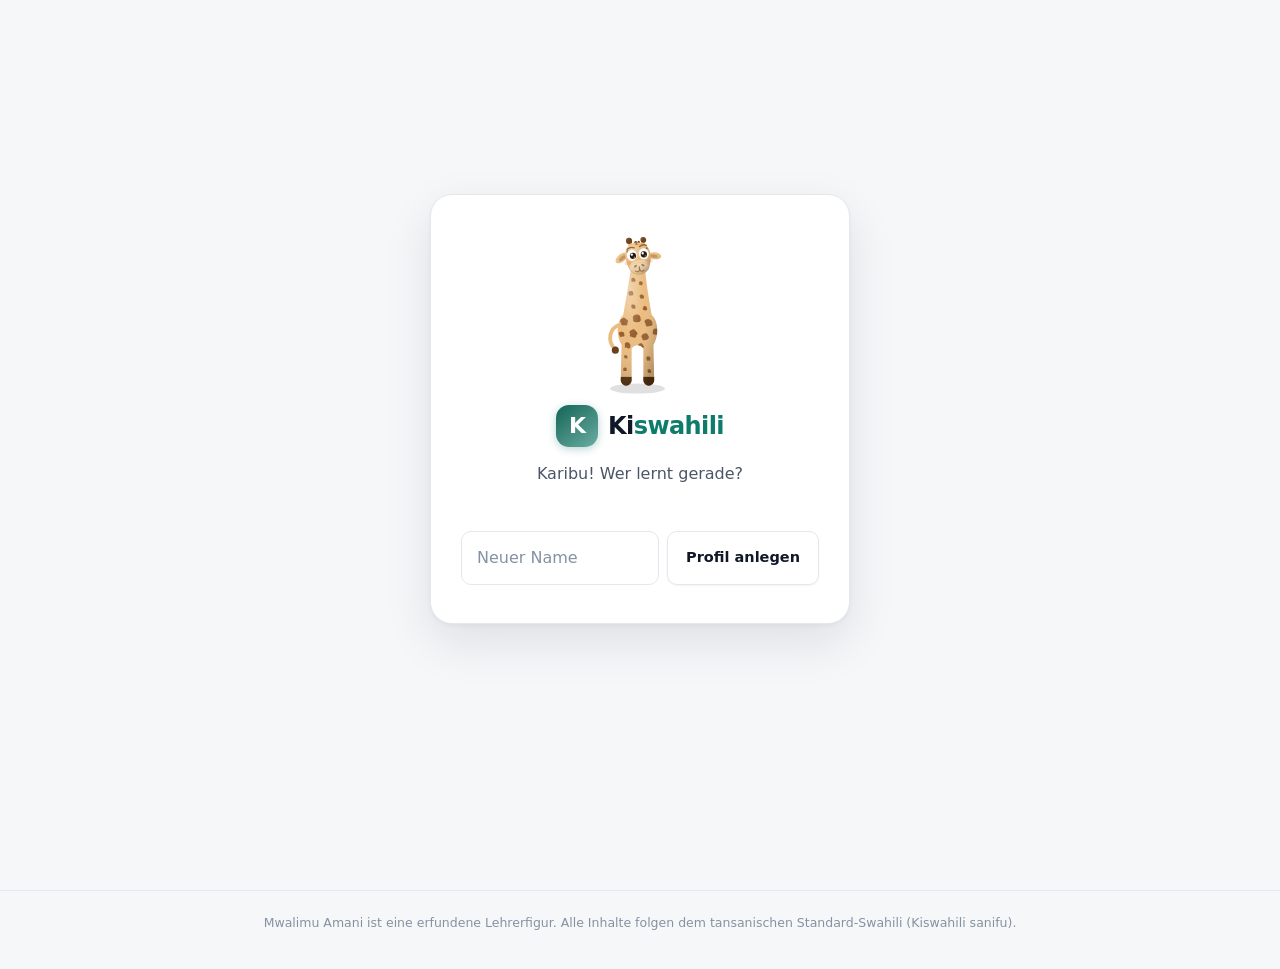
<file: index.html>
<!DOCTYPE html>
<html lang="de">
<head>
<meta charset="utf-8">
<meta name="viewport" content="width=device-width, initial-scale=1, viewport-fit=cover">
<meta name="theme-color" content="#0E7C6B" media="(prefers-color-scheme: light)">
<meta name="theme-color" content="#0C1015" media="(prefers-color-scheme: dark)">
<meta name="description" content="Swahili lernen mit Grammatik, Spaced Repetition und Verbkonjugator — für den Umzug nach Dar es Salaam.">
<title>Kiswahili — Swahili lernen</title>
<link rel="stylesheet" href="css/style.css">

<!-- Als App installierbar: Manifest fürs Installieren, Icons für den
     Startbildschirm. Auf dem iPhone zählt apple-touch-icon, sonst das
     Manifest. -->
<link rel="manifest" href="manifest.webmanifest">
<link rel="icon" href="icons/icon-192.png" sizes="192x192" type="image/png">
<link rel="apple-touch-icon" href="icons/apple-touch-icon.png">
<meta name="apple-mobile-web-app-capable" content="yes">
<meta name="apple-mobile-web-app-status-bar-style" content="default">
<meta name="apple-mobile-web-app-title" content="Kiswahili">
<meta name="mobile-web-app-capable" content="yes">
</head>
<body>

<!-- Gerüst: links die Navigationsspalte (ab 900px), unten die Tab-Leiste
     auf dem Handy. Beides füllt app.js, damit es nur eine Quelle gibt. -->
<div class="shell">
  <aside id="rail" class="rail hidden"></aside>
  <div class="colmain">
    <div id="topbar" class="topbar hidden"></div>

    <main id="app">
      <noscript>
        <h1>JavaScript ist abgeschaltet</h1>
        <p class="lead">Diese Lern-App läuft vollständig im Browser — ohne JavaScript
        bleibt die Seite leer. Bitte schalte es für diese Seite ein.</p>
      </noscript>
    </main>

    <footer>
      <div class="footer-in">
        Mwalimu Amani ist eine erfundene Lehrerfigur. Alle Inhalte folgen dem
        tansanischen Standard-Swahili (Kiswahili sanifu).
      </div>
    </footer>
  </div>
</div>
<nav id="tabbar" class="tabbar hidden"></nav>

<!-- Daten zuerst, dann Logik. Bewusst ohne ES-Module, damit die Seite
     auch per Doppelklick aus dem Dateisystem funktioniert. -->
<script src="data/vocab.js"></script>
<script src="data/lernfolge.js"></script>
<script src="data/verbs.js"></script>
<script src="data/lessons.js"></script>
<script src="data/grammar.js"></script>
<script src="data/methali.js"></script>
<script src="js/storage.js"></script>
<script src="js/srs.js"></script>
<script src="js/conjugator.js"></script>
<script src="js/twiga.js"></script>
<script src="js/app.js"></script>

<script>
/* Service Worker nur auf einer echten Webadresse registrieren. Per
   file:// gibt es ihn nicht, und im Artefakt-Rahmen ist er gesperrt —
   in beiden Fällen läuft die App einfach ohne Offline-Cache weiter. */
(function () {
  if (!("serviceWorker" in navigator)) return;
  if (location.protocol !== "http:" && location.protocol !== "https:") return;

  /* Übernimmt ein neuer Service Worker die Seite, stammen die gerade
     geladenen Skripte noch vom alten. Einmal neu laden holt die neue
     Fassung sofort — sonst sähe man sie erst beim übernächsten Öffnen.
     Beim allerersten Besuch (vorher kein Controller) passiert nichts. */
  var hatteController = !!navigator.serviceWorker.controller;
  var schonNeugeladen = false;
  navigator.serviceWorker.addEventListener("controllerchange", function () {
    if (!hatteController || schonNeugeladen) return;
    schonNeugeladen = true;
    location.reload();
  });

  window.addEventListener("load", function () {
    navigator.serviceWorker.register("sw.js").catch(function () { /* egal */ });
  });
})();
</script>

</body>
</html>
</file>
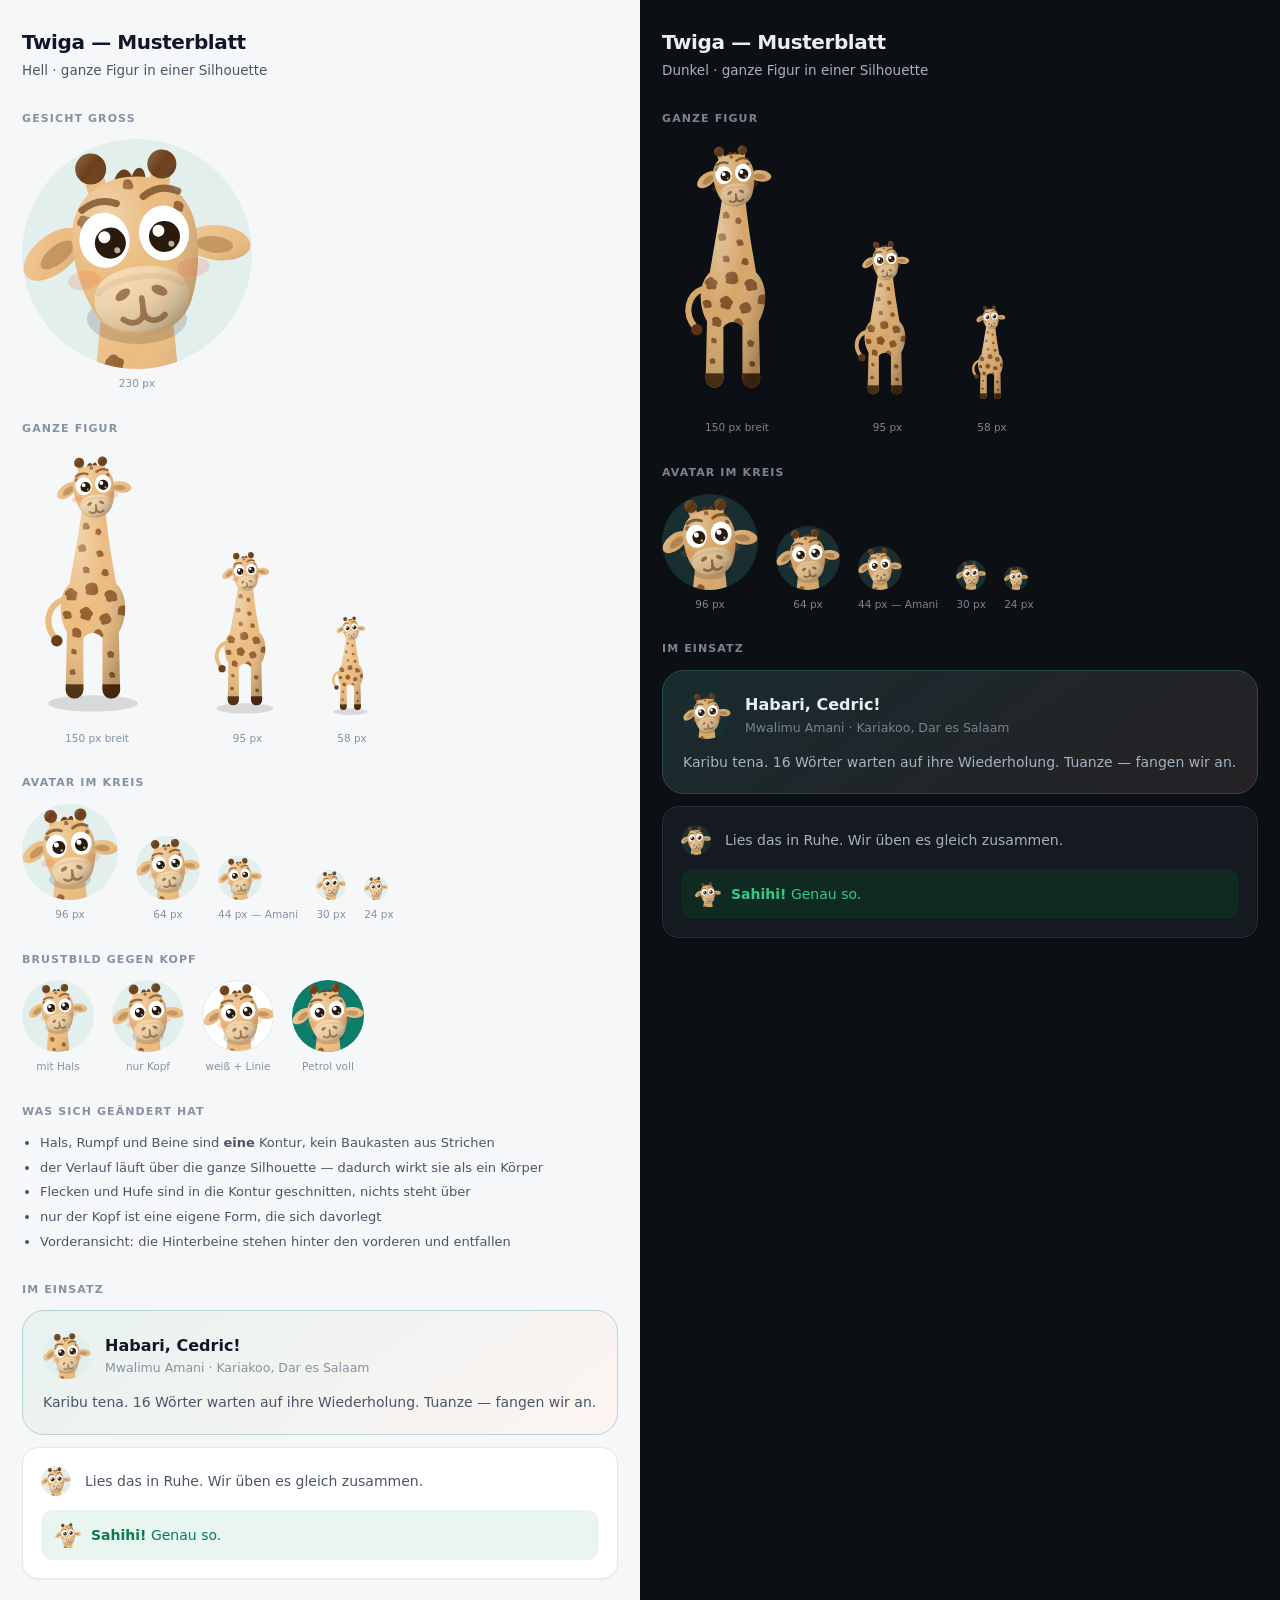
<file: design/twiga.html>
<!DOCTYPE html>
<html lang="de">
<head>
<meta charset="utf-8">
<meta name="viewport" content="width=device-width, initial-scale=1">
<title>Twiga — Musterblatt</title>
<style>
/* Musterblatt fuer das Maskottchen: eine Massai-Giraffe (die Unterart,
   die in Tansania lebt), gezeichnet als Maskottchen — vorn ansichtig,
   grosse Augen, runde Volumen, weiche Schattierung.

   Zwei Grundsaetze:
   1. Der Koerper ist EINE durchgehende Silhouette. Hals, Rumpf und Beine
      in einem Zug; nur der Kopf legt sich als eigene Form davor. Aus
      Strichen und Klecksen zusammengesetzt zerfaellt die Figur sonst in
      lauter Einzelteile.
   2. Das Volumen kommt aus EINEM Verlauf (#volumen), der ueber die ganze
      Silhouette gelegt wird: weiss oben links, schwarz unten rechts,
      beides halbtransparent. So stimmt die Plastizitaet in hell und
      dunkel, ohne zwei Farbsaetze. */
:root {
  --ink:#101828; --ink-2:#4A5566; --ink-3:#8492A3;
  --bg:#F6F7F9; --surface:#FFFFFF; --line:#E4E8ED; --surface-2:#F0F2F5;
  --accent:#0E7C6B; --accent-2:#E0683F;
  /* Die Schnauze nur wenig heller als das Fell — zu hell wirkt sie
     wie eine aufgeklebte Flaeche statt wie ein Teil des Kopfes. */
  --coat:#EBBC80; --muzzle:#F2D3A6; --patch:#8A5223; --mane:#6B3F19; --hoof:#553211;
}
.dunkel {
  --ink:#E8EEF4; --ink-2:#A6B2C1; --ink-3:#78848F;
  --bg:#0C1015; --surface:#151A21; --line:#272E37; --surface-2:#1D232B;
  --accent:#2FBFA6; --accent-2:#FF8A66;
  --coat:#D5A76A; --muzzle:#DEBB8B; --patch:#77461D; --mane:#5A3414; --hoof:#472B0E;
}
* { box-sizing:border-box; }
body { margin:0; font:15px/1.6 system-ui,"Segoe UI",Roboto,sans-serif; background:#E9ECEF; }
.seiten { display:grid; grid-template-columns:1fr 1fr; min-height:100vh; }
@media (max-width:820px){ .seiten{ grid-template-columns:1fr; } }
.seite { background:var(--bg); color:var(--ink); padding:26px 22px 40px; }
h1 { font-size:20px; letter-spacing:-.02em; margin:0 0 2px; }
h2 { font-size:11px; text-transform:uppercase; letter-spacing:.1em; color:var(--ink-3);
     margin:28px 0 12px; font-weight:650; }
p.lead { color:var(--ink-2); font-size:13.5px; margin:0 0 10px; }
.reihe { display:flex; align-items:flex-end; gap:18px; flex-wrap:wrap; }
.probe { text-align:center; }
.probe small { display:block; margin-top:6px; font-size:10.5px; color:var(--ink-3); }
.av { border-radius:50%; display:grid; place-items:center; overflow:hidden; }
.av.tinte { background:color-mix(in srgb, var(--accent) 12%, var(--surface)); }
.av.weiss { background:var(--surface); border:1px solid var(--line); }
.av.voll  { background:var(--accent); }
.karte { background:var(--surface); border:1px solid var(--line); border-radius:16px;
         padding:18px; box-shadow:0 1px 2px rgba(16,24,40,.05); }
.hero { background:linear-gradient(145deg, color-mix(in srgb,var(--accent) 10%,var(--surface)),
        color-mix(in srgb,var(--accent-2) 7%,var(--surface)));
        border:1px solid color-mix(in srgb,var(--accent) 20%,var(--line));
        border-radius:22px; padding:20px; }
.zeile { display:flex; gap:14px; align-items:center; }
.name { font-weight:640; font-size:16px; }
.wo { font-size:12.5px; color:var(--ink-3); }
.sprech { color:var(--ink-2); font-size:14px; margin:12px 0 0; }
.fb { margin-top:14px; display:flex; gap:10px; align-items:center;
      background:#E8F6EF; color:#0F7A50; border-radius:12px; padding:12px 14px; font-size:14px; }
.dunkel .fb { background:#102A21; color:#35C98A; }
.figurreihe { display:flex; align-items:flex-end; gap:28px; flex-wrap:wrap; }
.merkmale { font-size:13px; color:var(--ink-2); margin:0; padding-left:18px; }
.merkmale li { margin-bottom:4px; }
</style>
</head>
<body>

<!-- ===================== Die Zeichnungen ===================== -->
<svg width="0" height="0" style="position:absolute" aria-hidden="true">
  <defs>
    <!-- Der Volumenverlauf: Licht von oben links, Schatten unten rechts. -->
    <radialGradient id="volumen" cx="30%" cy="24%" r="85%">
      <stop offset="0"    stop-color="#FFFFFF" stop-opacity=".34"/>
      <stop offset=".45"  stop-color="#FFFFFF" stop-opacity="0"/>
      <stop offset="1"    stop-color="#000000" stop-opacity=".22"/>
    </radialGradient>
    <!-- Etwas flacher fuer kleine Teile -->
    <linearGradient id="volumen-flach" x1="0" y1="0" x2="1" y2="1">
      <stop offset="0"   stop-color="#FFFFFF" stop-opacity=".22"/>
      <stop offset=".5"  stop-color="#FFFFFF" stop-opacity="0"/>
      <stop offset="1"   stop-color="#000000" stop-opacity=".18"/>
    </linearGradient>

    <!-- Fleckenformen der Massai-Giraffe. Mit Kurven statt Zacken: die
         Kerben sind da, aber weich — sonst werden daraus Sterne statt
         Flecken. Fuenf Formen, damit sich beim Verteilen nichts sichtbar
         wiederholt. Radius rund 5. -->
    <path id="fleck-a" d="M-4.8,-1.2 C-4.4,-3 -2.6,-3.6 -1.6,-4.4 C-0.4,-5.4 1.6,-4.8 2.4,-3.4
                          C3.2,-2.2 5,-2 5,-0.4 C5,1 3.5,1.8 3.8,3 C4.1,4.3 2.4,5.3 1,4.8
                          C-0.4,4.3 -1.2,4.7 -2.4,4.4 C-3.9,4 -4.3,2.6 -3.6,1.4
                          C-3,0.4 -5.2,0.6 -4.8,-1.2 Z"/>
    <path id="fleck-b" d="M-4.2,-2.2 C-3.4,-4 -1,-4.6 0.6,-4.2 C2.2,-3.8 3.4,-2.6 4.2,-1.4
                          C5,-0.2 4.3,1.4 4.6,2.6 C4.9,4 3,4.9 1.6,4.4 C0.2,3.9 -1.6,5 -2.8,4
                          C-4,3 -3.3,1.4 -3.8,0.2 C-4.3,-1 -4.6,-1.2 -4.2,-2.2 Z"/>
    <path id="fleck-c" d="M-3.6,-1.4 C-3.4,-3.1 -1.8,-3.9 -0.4,-3.6 C1,-3.3 2.6,-2.8 3.4,-1.6
                          C4.2,-0.4 3.3,1 3.6,2.2 C3.9,3.5 2,4.1 0.8,3.6 C-0.4,3.1 -2,3.9 -2.8,2.8
                          C-3.6,1.7 -2.9,0.4 -3.4,-0.6 Z"/>
    <path id="fleck-d" d="M-4.4,0.4 C-5,-1.4 -3.6,-3.2 -2,-3.8 C-0.4,-4.4 1.2,-5 2.6,-4
                          C4,-3 4.2,-1.2 4.8,0.2 C5.4,1.6 4.2,3.2 2.8,3.8 C1.4,4.4 0.4,4 -1,4.4
                          C-2.6,4.9 -3.8,3.6 -3.6,2.2 C-3.5,1.3 -4.1,1.2 -4.4,0.4 Z"/>
    <path id="fleck-e" d="M-3,-3.4 C-1.6,-4.6 1,-4.8 2.4,-3.6 C3.8,-2.4 3.6,-0.8 4.4,0.6
                          C5.2,2 4,3.6 2.4,4 C0.8,4.4 -0.6,3.6 -2,3.8 C-3.6,4 -4.6,2.6 -4.2,1.2
                          C-3.8,-0.2 -4.4,-2.2 -3,-3.4 Z"/>

    <!-- Kopfform, auch als Beschneidung fuer Schatten und Flecken -->
    <path id="kopf-form" d="M50 17 C66 17 75 28 75 42 C75 53 73 61 70 68
                            C67 76 59 81 50 81 C41 81 33 76 30 68
                            C27 61 25 53 25 42 C25 28 34 17 50 17 Z"/>
    <clipPath id="kopf-clip"><use href="#kopf-form"/></clipPath>

    <!-- Koerper in einem Zug: vom Halsansatz links hinunter ueber die
         Flanke, durch das linke Bein, zwischen den Beinen hindurch,
         durch das rechte Bein und die andere Flanke wieder hinauf. -->
    <!-- Schlanker Rumpf, langer Hals, lange Beine: der Rumpf ist nur
         etwa so breit wie der Hals lang ist, nicht so breit wie hoch. -->
    <path id="koerper-form"
          d="M46 30
             C42 60, 38 80, 35 98
             C27 105, 26 122, 33 134
             L32 176
             A 6.5 6.5 0 0 0 45 176
             L45 138
             C49 133, 55 133, 59 138
             L59 176
             A 6.5 6.5 0 0 0 72 176
             L71 134
             C78 122, 77 105, 69 98
             C66 80, 62 60, 60 30
             Z"/>
    <clipPath id="koerper-clip"><use href="#koerper-form"/></clipPath>

    <!-- ============ Der Kopf, vorn ansichtig ============
         Einmal gezeichnet, in Brustbild und Figur wiederverwendet. -->
    <g id="kopf-gruppe">
      <!-- Der ganze Kopf leicht geneigt. Die Symmetrie zu brechen ist der
           wirksamste Griff, damit eine Figur lebendig statt gestellt wirkt. -->
      <g transform="rotate(-7 50 50)">
        <!-- Ohren, verschieden gestellt: eins aufmerksam nach oben,
             eins entspannt zur Seite -->
        <g>
          <ellipse cx="17" cy="44" rx="14" ry="7.6" transform="rotate(-32 17 44)" fill="var(--coat)"/>
          <ellipse cx="17" cy="44" rx="14" ry="7.6" transform="rotate(-32 17 44)" fill="url(#volumen-flach)"/>
          <ellipse cx="18.5" cy="44.5" rx="8" ry="3.6" transform="rotate(-32 18.5 44.5)"
                   fill="var(--mane)" opacity=".3"/>
          <ellipse cx="83" cy="47.5" rx="13" ry="7" transform="rotate(13 83 47.5)" fill="var(--coat)"/>
          <ellipse cx="83" cy="47.5" rx="13" ry="7" transform="rotate(13 83 47.5)" fill="url(#volumen-flach)"/>
          <ellipse cx="81.5" cy="48" rx="7.4" ry="3.3" transform="rotate(13 81.5 48)"
                   fill="var(--mane)" opacity=".3"/>
        </g>
        <!-- Hoerner, auch sie nicht exakt gleich -->
        <g>
          <path d="M39 27 L36.5 14" stroke="var(--coat)" stroke-width="8" stroke-linecap="round"/>
          <circle cx="36" cy="12" r="6.2" fill="var(--mane)"/>
          <circle cx="36" cy="12" r="6.2" fill="url(#volumen-flach)"/>
          <path d="M61 27 L64 15.5" stroke="var(--coat)" stroke-width="8" stroke-linecap="round"/>
          <circle cx="64.5" cy="13.5" r="5.8" fill="var(--mane)"/>
          <circle cx="64.5" cy="13.5" r="5.8" fill="url(#volumen-flach)"/>
        </g>
        <!-- Schopf zwischen den Hoernern -->
        <path d="M44 21 C45 13.5 50.5 11.5 52 17 C54 12 58.5 13 57 20 C53 17.5 48 17.5 44 21 Z"
              fill="var(--mane)"/>

        <!-- Kopf -->
        <use href="#kopf-form" fill="var(--coat)"/>

        <!-- Flecken auf dem Kopf, innerhalb der Kopfform -->
        <g clip-path="url(#kopf-clip)" fill="var(--patch)" opacity=".85">
          <use href="#fleck-a" transform="translate(31,33) rotate(-20) scale(.62)"/>
          <use href="#fleck-c" transform="translate(69,31) rotate(15) scale(.56)"/>
          <use href="#fleck-e" transform="translate(50,20) rotate(6) scale(.48)"/>
        </g>

        <!-- Schnauze: breit und stumpf, unten flacher als oben. Eine reine
             Ellipse sieht aus wie aufgeklebt; Giraffen haben ein breites,
             blockiges Maul. -->
        <path d="M50 53 C62 53, 69 58, 69 66 C69 73, 62.5 79, 50 79
                 C37.5 79, 31 73, 31 66 C31 58, 38 53, 50 53 Z" fill="var(--muzzle)"/>
        <path d="M50 53 C62 53, 69 58, 69 66 C69 73, 62.5 79, 50 79
                 C37.5 79, 31 73, 31 66 C31 58, 38 53, 50 53 Z" fill="url(#volumen-flach)"/>

        <!-- Volumen ueber den ganzen Kopf -->
        <use href="#kopf-form" fill="url(#volumen)"/>

        <!-- Wangenroete -->
        <ellipse cx="28" cy="56" rx="6.5" ry="3.8" fill="#E0683F" opacity=".2"/>
        <ellipse cx="72" cy="56" rx="6.5" ry="3.8" fill="#E0683F" opacity=".2"/>

        <!-- Feine Kante, wo die Schnauze aus dem Gesicht tritt -->
        <path d="M33 62 C39 55.5, 61 55.5, 67 62" stroke="#000000" stroke-width="2.4"
              stroke-linecap="round" fill="none" opacity=".055"/>

        <!-- Nuestern: schraege Schlitze statt runder Punkte. Rund wirkt
             wie zwei Loecher, schraeg wie eine Nase. -->
        <ellipse cx="42.6" cy="63.5" rx="3.4" ry="1.9" transform="rotate(-30 42.6 63.5)"
                 fill="var(--mane)" opacity=".6"/>
        <ellipse cx="57.4" cy="63.5" rx="3.4" ry="1.9" transform="rotate(30 57.4 63.5)"
                 fill="var(--mane)" opacity=".6"/>

        <!-- Maul: Rinne von der Nase herunter, dann zwei Boegen nach aussen.
             So haengt ein Tiermaul zusammen, statt als Bogen zu schweben. -->
        <g stroke="var(--mane)" stroke-width="2.3" stroke-linecap="round"
           stroke-linejoin="round" fill="none" opacity=".6">
          <path d="M50 65.8 L50 70.5"/>
          <path d="M50 70.5 C50 75.2, 45.4 76.6, 41.6 73.4"/>
          <path d="M50 70.5 C50 75.2, 54.6 76.6, 58.4 73.4"/>
        </g>

        <!-- Augen: gross, das wichtigste Merkmal eines Maskottchens.
             Die Pupillen sitzen leicht seitlich — das ist ein Blick,
             kein Starren. -->
        <ellipse cx="38" cy="41" rx="10" ry="11" fill="#FFFFFF"/>
        <ellipse cx="62" cy="41" rx="10" ry="11" fill="#FFFFFF"/>
        <circle cx="40.2" cy="42.4" r="6.2" fill="#2A1A0C"/>
        <circle cx="62" cy="42.4" r="6.2" fill="#2A1A0C"/>
        <circle cx="38.1" cy="39.8" r="2.4" fill="#FFFFFF"/>
        <circle cx="59.9" cy="39.8" r="2.4" fill="#FFFFFF"/>
        <circle cx="42.6" cy="45.6" r="1.2" fill="#FFFFFF" opacity=".65"/>
        <circle cx="64.4" cy="45.6" r="1.2" fill="#FFFFFF" opacity=".65"/>

        <!-- Brauen, die eine hoeher als die andere: neugierig statt neutral -->
        <path d="M30.5 28 Q37.5 23.5 44.5 27" stroke="var(--mane)" stroke-width="2.8"
              stroke-linecap="round" fill="none" opacity=".7"/>
        <path d="M55.5 25.5 Q62.5 21 69.5 25" stroke="var(--mane)" stroke-width="2.8"
              stroke-linecap="round" fill="none" opacity=".7"/>
      </g>
    </g>

    <!-- ============ Brustbild: Kopf mit Hals ============ -->
    <clipPath id="hals-clip">
      <path d="M37 60 C35 82 33 94 33 112 L67 112 C67 94 65 82 63 60 Z"/>
    </clipPath>
    <g id="twiga-brust">
      <path d="M37 60 C35 82 33 94 33 112 L67 112 C67 94 65 82 63 60 Z" fill="var(--coat)"/>
      <g clip-path="url(#hals-clip)" fill="var(--patch)" opacity=".85">
        <use href="#fleck-a" transform="translate(41,92) rotate(-12) scale(.78)"/>
        <use href="#fleck-b" transform="translate(59,100) rotate(10) scale(.72)"/>
        <use href="#fleck-c" transform="translate(44,108) rotate(4) scale(.66)"/>
      </g>
      <path d="M37 60 C35 82 33 94 33 112 L67 112 C67 94 65 82 63 60 Z" fill="url(#volumen-flach)"/>
      <!-- Schlagschatten des Kopfes auf dem Hals -->
      <ellipse cx="50" cy="74" rx="20" ry="10" fill="#000000" opacity=".14"/>
      <use href="#kopf-gruppe"/>
    </g>
  </defs>

  <symbol id="twiga-kopf"  viewBox="0 0 100 112"><use href="#twiga-brust"/></symbol>
  <!-- Enger Ausschnitt fuer kleine Groessen: nur der Kopf, er fuellt
       den Kreis. Gleiche Zeichnung, anderer Rahmen. -->
  <symbol id="twiga-klein" viewBox="4 2 92 92"><use href="#twiga-brust"/></symbol>

  <!-- ============ Ganze Figur ============ -->
  <symbol id="twiga-figur" viewBox="0 0 110 196">
    <!-- Bodenschatten -->
    <ellipse cx="52" cy="186" rx="33" ry="6" fill="#000000" opacity=".12"/>
    <!-- Schwanz, hinter der Silhouette -->
    <path d="M30 110 C19 114 15 128 25 139" stroke="var(--coat)" stroke-width="4.5"
          stroke-linecap="round" fill="none"/>
    <circle cx="25.5" cy="140" r="4.2" fill="var(--mane)"/>

    <!-- Der Koerper: eine einzige Form -->
    <use href="#koerper-form" fill="var(--coat)"/>
    <!-- Flecken, in die Silhouette geschnitten. Dicht gesetzt mit schmalen
         hellen Gassen dazwischen — so sitzt die Zeichnung beim echten Tier. -->
    <g clip-path="url(#koerper-clip)" fill="var(--patch)" opacity=".88">
      <use href="#fleck-c" transform="translate(53,42) rotate(10) scale(.5)"/>
      <use href="#fleck-e" transform="translate(47,56) rotate(-8) scale(.58)"/>
      <use href="#fleck-a" transform="translate(56,60) rotate(14) scale(.5)"/>
      <use href="#fleck-d" transform="translate(44,72) rotate(6) scale(.64)"/>
      <use href="#fleck-b" transform="translate(57,76) rotate(-12) scale(.56)"/>
      <use href="#fleck-c" transform="translate(47,88) rotate(-4) scale(.68)"/>
      <use href="#fleck-e" transform="translate(61,90) rotate(9) scale(.6)"/>
      <use href="#fleck-a" transform="translate(36,106) rotate(-6) scale(.95)"/>
      <use href="#fleck-d" transform="translate(51,102) rotate(12) scale(1.05)"/>
      <use href="#fleck-b" transform="translate(65,107) rotate(-9) scale(1)"/>
      <use href="#fleck-e" transform="translate(74,118) rotate(5) scale(.88)"/>
      <use href="#fleck-c" transform="translate(33,121) rotate(-14) scale(.85)"/>
      <use href="#fleck-a" transform="translate(47,120) rotate(7) scale(1)"/>
      <use href="#fleck-d" transform="translate(61,124) rotate(-6) scale(.92)"/>
      <use href="#fleck-b" transform="translate(40,134) rotate(11) scale(.8)"/>
      <use href="#fleck-e" transform="translate(56,135) rotate(-10) scale(.76)"/>
      <use href="#fleck-c" transform="translate(38,148) rotate(4) scale(.55)"/>
      <use href="#fleck-a" transform="translate(65,150) rotate(-7) scale(.55)"/>
      <use href="#fleck-d" transform="translate(37,163) rotate(9) scale(.48)"/>
      <use href="#fleck-b" transform="translate(66,165) rotate(-5) scale(.48)"/>
    </g>
    <!-- Hufe, ebenfalls in die Silhouette geschnitten -->
    <g clip-path="url(#koerper-clip)" fill="var(--hoof)">
      <rect x="28" y="172" width="20" height="14"/>
      <rect x="55" y="172" width="20" height="14"/>
    </g>
    <!-- Volumen ueber die ganze Silhouette -->
    <use href="#koerper-form" fill="url(#volumen)"/>
    <!-- Kopf, dieselbe Zeichnung wie im Brustbild -->
    <use href="#kopf-gruppe" transform="translate(23,1) scale(.60)"/>
  </symbol>
</svg>

<div class="seiten">

  <!-- ===================== HELL ===================== -->
  <div class="seite">
    <h1>Twiga — Musterblatt</h1>
    <p class="lead">Hell · ganze Figur in einer Silhouette</p>

    <h2>Gesicht groß</h2>
    <div class="reihe">
      <div class="probe">
        <div class="av tinte" style="width:230px;height:230px"><svg width="230" height="230"><use href="#twiga-klein"/></svg></div>
        <small>230 px</small>
      </div>
    </div>

    <h2>Ganze Figur</h2>
    <div class="figurreihe">
      <div class="probe"><svg width="150" height="267"><use href="#twiga-figur"/></svg><small>150 px breit</small></div>
      <div class="probe"><svg width="95" height="169"><use href="#twiga-figur"/></svg><small>95 px</small></div>
      <div class="probe"><svg width="58" height="103"><use href="#twiga-figur"/></svg><small>58 px</small></div>
    </div>

    <h2>Avatar im Kreis</h2>
    <div class="reihe">
      <div class="probe">
        <div class="av tinte" style="width:96px;height:96px"><svg width="96" height="96"><use href="#twiga-klein"/></svg></div>
        <small>96 px</small>
      </div>
      <div class="probe">
        <div class="av tinte" style="width:64px;height:64px"><svg width="64" height="64"><use href="#twiga-klein"/></svg></div>
        <small>64 px</small>
      </div>
      <div class="probe">
        <div class="av tinte" style="width:44px;height:44px"><svg width="44" height="44"><use href="#twiga-klein"/></svg></div>
        <small>44 px — Amani</small>
      </div>
      <div class="probe">
        <div class="av tinte" style="width:30px;height:30px"><svg width="30" height="30"><use href="#twiga-klein"/></svg></div>
        <small>30 px</small>
      </div>
      <div class="probe">
        <div class="av tinte" style="width:24px;height:24px"><svg width="24" height="24"><use href="#twiga-klein"/></svg></div>
        <small>24 px</small>
      </div>
    </div>

    <h2>Brustbild gegen Kopf</h2>
    <div class="reihe">
      <div class="probe">
        <div class="av tinte" style="width:72px;height:72px"><svg width="72" height="72"><use href="#twiga-kopf"/></svg></div>
        <small>mit Hals</small>
      </div>
      <div class="probe">
        <div class="av tinte" style="width:72px;height:72px"><svg width="72" height="72"><use href="#twiga-klein"/></svg></div>
        <small>nur Kopf</small>
      </div>
      <div class="probe">
        <div class="av weiss" style="width:72px;height:72px"><svg width="72" height="72"><use href="#twiga-klein"/></svg></div>
        <small>weiß + Linie</small>
      </div>
      <div class="probe">
        <div class="av voll" style="width:72px;height:72px"><svg width="72" height="72"><use href="#twiga-klein"/></svg></div>
        <small>Petrol voll</small>
      </div>
    </div>

    <h2>Was sich geändert hat</h2>
    <ul class="merkmale">
      <li>Hals, Rumpf und Beine sind <b>eine</b> Kontur, kein Baukasten aus Strichen</li>
      <li>der Verlauf läuft über die ganze Silhouette — dadurch wirkt sie als ein Körper</li>
      <li>Flecken und Hufe sind in die Kontur geschnitten, nichts steht über</li>
      <li>nur der Kopf ist eine eigene Form, die sich davorlegt</li>
      <li>Vorderansicht: die Hinterbeine stehen hinter den vorderen und entfallen</li>
    </ul>

    <h2>Im Einsatz</h2>
    <div class="hero">
      <div class="zeile">
        <div class="av tinte" style="width:48px;height:48px;flex:0 0 48px"><svg width="48" height="48"><use href="#twiga-klein"/></svg></div>
        <div>
          <div class="name">Habari, Cedric!</div>
          <div class="wo">Mwalimu Amani · Kariakoo, Dar es Salaam</div>
        </div>
      </div>
      <p class="sprech">Karibu tena. 16 Wörter warten auf ihre Wiederholung. Tuanze — fangen wir an.</p>
    </div>
    <div class="karte" style="margin-top:12px">
      <div class="zeile">
        <div class="av tinte" style="width:30px;height:30px;flex:0 0 30px"><svg width="30" height="30"><use href="#twiga-klein"/></svg></div>
        <div style="font-size:14px;color:var(--ink-2)">Lies das in Ruhe. Wir üben es gleich zusammen.</div>
      </div>
      <div class="fb">
        <svg width="26" height="26"><use href="#twiga-klein"/></svg>
        <span><b>Sahihi!</b> Genau so.</span>
      </div>
    </div>
  </div>

  <!-- ===================== DUNKEL ===================== -->
  <div class="seite dunkel">
    <h1>Twiga — Musterblatt</h1>
    <p class="lead">Dunkel · ganze Figur in einer Silhouette</p>

    <h2>Ganze Figur</h2>
    <div class="figurreihe">
      <div class="probe"><svg width="150" height="267"><use href="#twiga-figur"/></svg><small>150 px breit</small></div>
      <div class="probe"><svg width="95" height="169"><use href="#twiga-figur"/></svg><small>95 px</small></div>
      <div class="probe"><svg width="58" height="103"><use href="#twiga-figur"/></svg><small>58 px</small></div>
    </div>

    <h2>Avatar im Kreis</h2>
    <div class="reihe">
      <div class="probe">
        <div class="av tinte" style="width:96px;height:96px"><svg width="96" height="96"><use href="#twiga-klein"/></svg></div>
        <small>96 px</small>
      </div>
      <div class="probe">
        <div class="av tinte" style="width:64px;height:64px"><svg width="64" height="64"><use href="#twiga-klein"/></svg></div>
        <small>64 px</small>
      </div>
      <div class="probe">
        <div class="av tinte" style="width:44px;height:44px"><svg width="44" height="44"><use href="#twiga-klein"/></svg></div>
        <small>44 px — Amani</small>
      </div>
      <div class="probe">
        <div class="av tinte" style="width:30px;height:30px"><svg width="30" height="30"><use href="#twiga-klein"/></svg></div>
        <small>30 px</small>
      </div>
      <div class="probe">
        <div class="av tinte" style="width:24px;height:24px"><svg width="24" height="24"><use href="#twiga-klein"/></svg></div>
        <small>24 px</small>
      </div>
    </div>

    <h2>Im Einsatz</h2>
    <div class="hero">
      <div class="zeile">
        <div class="av tinte" style="width:48px;height:48px;flex:0 0 48px"><svg width="48" height="48"><use href="#twiga-klein"/></svg></div>
        <div>
          <div class="name">Habari, Cedric!</div>
          <div class="wo">Mwalimu Amani · Kariakoo, Dar es Salaam</div>
        </div>
      </div>
      <p class="sprech">Karibu tena. 16 Wörter warten auf ihre Wiederholung. Tuanze — fangen wir an.</p>
    </div>
    <div class="karte" style="margin-top:12px">
      <div class="zeile">
        <div class="av tinte" style="width:30px;height:30px;flex:0 0 30px"><svg width="30" height="30"><use href="#twiga-klein"/></svg></div>
        <div style="font-size:14px;color:var(--ink-2)">Lies das in Ruhe. Wir üben es gleich zusammen.</div>
      </div>
      <div class="fb">
        <svg width="26" height="26"><use href="#twiga-klein"/></svg>
        <span><b>Sahihi!</b> Genau so.</span>
      </div>
    </div>
  </div>

</div>
</body>
</html>
</file>
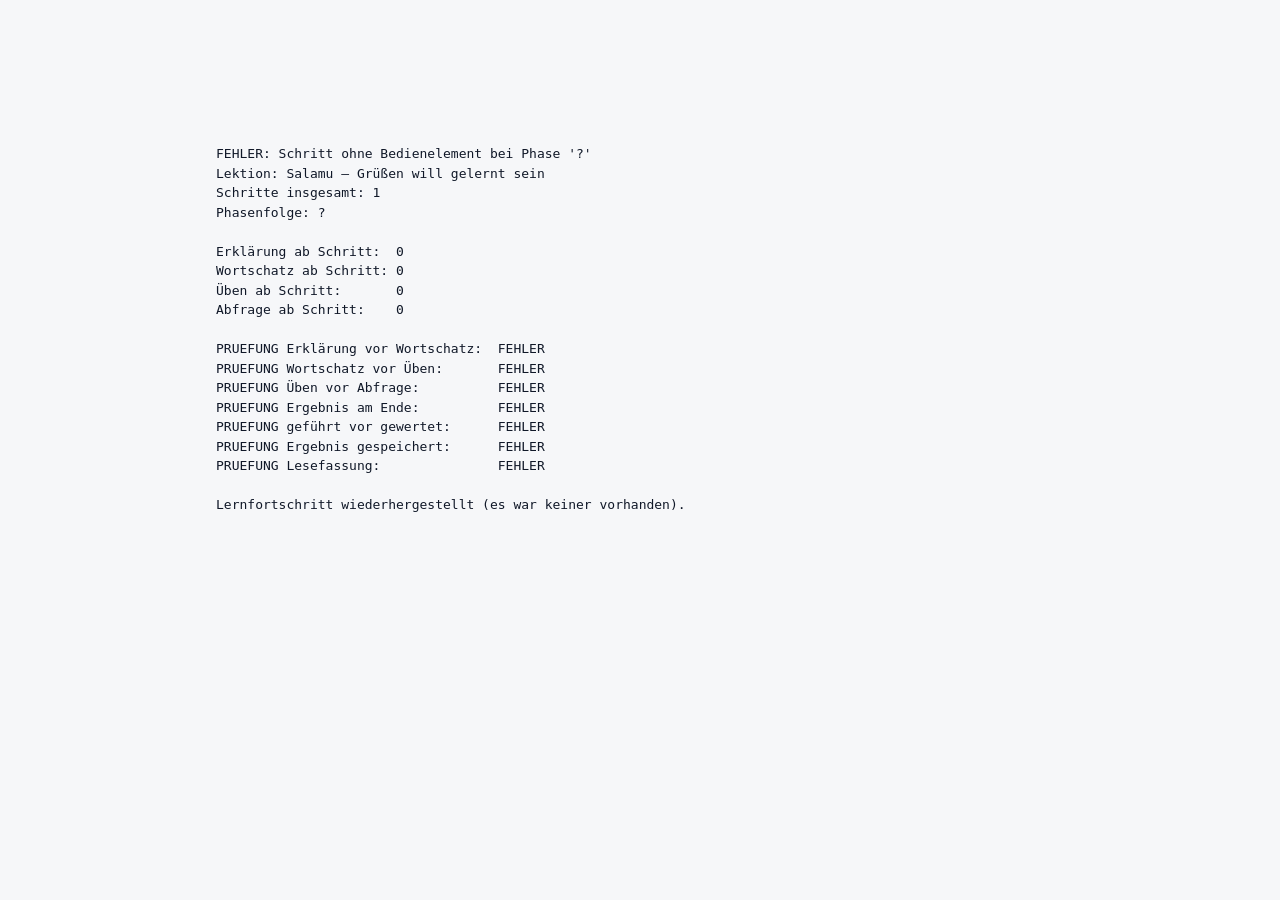
<file: test/selftest.html>
<!DOCTYPE html>
<html lang="de">
<head>
<meta charset="utf-8">
<title>Selbsttest — Lektionsablauf</title>
<link rel="stylesheet" href="../css/style.css">
</head>
<body>
<div class="shell">
  <aside id="rail" class="rail hidden"></aside>
  <div class="colmain">
    <div id="topbar" class="topbar hidden"></div>
    <main id="app"></main>
  </div>
</div>
<nav id="tabbar" class="tabbar hidden"></nav>
<pre id="log" style="max-width:880px;margin:0 auto;padding:16px;font:13px/1.5 monospace;white-space:pre-wrap"></pre>

<script src="../data/vocab.js"></script>
<script src="../data/lernfolge.js"></script>
<script src="../data/verbs.js"></script>
<script src="../data/lessons.js"></script>
<script src="../data/grammar.js"></script>
<script src="../data/methali.js"></script>
<script src="../js/storage.js"></script>
<script src="../js/srs.js"></script>
<script src="../js/conjugator.js"></script>
<script src="../js/app.js"></script>

<script>
/* Klickt eine Lektion einmal komplett durch und protokolliert,
   in welcher Reihenfolge die Phasen kommen und ob gewertet wird. */
window.addEventListener("load", function () {
  var out = [];
  function say(s) { out.push(s); }

  function $(s) { return document.querySelector(s); }
  function $$(s) { return [].slice.call(document.querySelectorAll(s)); }

  /* Chrome teilt den Speicher über alle file://-Seiten. Ohne Sicherung
     würde dieser Test den echten Lernfortschritt der lokalen index.html
     mitlöschen. Also vorher weglegen, hinterher zurücklegen. */
  var SICHERUNG = null;
  try { SICHERUNG = localStorage.getItem("kiswahili.v1"); } catch (e) {}

  function speicherZurueck() {
    try {
      if (SICHERUNG === null) localStorage.removeItem("kiswahili.v1");
      else localStorage.setItem("kiswahili.v1", SICHERUNG);
    } catch (e) {}
  }

  try {
    KS.store.reset();
    KS.store.createProfile("Selbsttest");
    var L = KS.lessons[0];

    location.hash = "#/lesson/" + L.id;
    window.dispatchEvent(new HashChangeEvent("hashchange"));

    var phasen = [], guard = 0, pIdx = 0, qIdx = 0;
    var sawPracticeBeforeQuiz = null;

    while (guard++ < 200) {
      var ph = $(".phase");
      var phase = ph ? ph.textContent.trim() : (($(".result") ? "ERGEBNIS" : "?"));
      phasen.push(phase);
      if (phase === "ERGEBNIS") break;

      /* Geführte Übung: richtige Antwort eintippen */
      if ($("#pIn")) {
        if (sawPracticeBeforeQuiz === null) sawPracticeBeforeQuiz = true;
        var p = L.practice[pIdx++];
        $("#pIn").value = p.a.split(",")[0].trim();
        $("#pGo").click();
        if (!$("#stepNext")) { say("FEHLER: nach geführter Übung keine Weiter-Schaltfläche"); break; }
        $("#stepNext").click();
        continue;
      }
      /* Abfrage, Freitext */
      if ($("#qIn")) {
        if (sawPracticeBeforeQuiz === null) sawPracticeBeforeQuiz = false;
        var ex = L.exercises.filter(function (e) { return e.type === "translate"; })[qIdx];
        $("#qIn").value = ex ? ex.a.split(",")[0].trim() : "";
        $("#qGo").click();
        qIdx++;
        if (!$("#stepNext")) { say("FEHLER: nach Abfrage keine Weiter-Schaltfläche"); break; }
        $("#stepNext").click();
        continue;
      }
      /* Abfrage, Auswahl */
      if ($(".choice")) {
        if (sawPracticeBeforeQuiz === null) sawPracticeBeforeQuiz = false;
        $$(".choice")[0].click();
        if (!$("#stepNext")) { say("FEHLER: nach Auswahl keine Weiter-Schaltfläche"); break; }
        $("#stepNext").click();
        continue;
      }
      /* Reine Lese-Seite */
      if ($("#stepNext")) { $("#stepNext").click(); continue; }
      say("FEHLER: Schritt ohne Bedienelement bei Phase '" + phase + "'");
      break;
    }

    say("Lektion: " + L.title);
    say("Schritte insgesamt: " + phasen.length);
    say("Phasenfolge: " + phasen.join(" > "));
    say("");
    var iPractice = phasen.indexOf("Üben");
    var iQuiz     = phasen.indexOf("Abfrage");
    var iTeach    = phasen.indexOf("Erklärung");
    var iVocab    = phasen.indexOf("Wortschatz");
    say("Erklärung ab Schritt:  " + (iTeach + 1));
    say("Wortschatz ab Schritt: " + (iVocab + 1));
    say("Üben ab Schritt:       " + (iPractice + 1));
    say("Abfrage ab Schritt:    " + (iQuiz + 1));
    say("");
    say("PRUEFUNG Erklärung vor Wortschatz:  " + (iTeach < iVocab ? "OK" : "FEHLER"));
    say("PRUEFUNG Wortschatz vor Üben:       " + (iVocab < iPractice ? "OK" : "FEHLER"));
    say("PRUEFUNG Üben vor Abfrage:          " + (iPractice < iQuiz ? "OK" : "FEHLER"));
    say("PRUEFUNG Ergebnis am Ende:          " + (phasen[phasen.length-1] === "ERGEBNIS" ? "OK" : "FEHLER"));
    say("PRUEFUNG geführt vor gewertet:      " + (sawPracticeBeforeQuiz === true ? "OK" : "FEHLER"));

    var gespeichert = KS.store.profile().lessons[L.id];
    say("PRUEFUNG Ergebnis gespeichert:      " +
        (gespeichert && gespeichert.done ? "OK (" + gespeichert.score + "%)" : "FEHLER"));

    /* Lesefassung erreichbar? */
    location.hash = "#/lesson/" + L.id + "/text";
    window.dispatchEvent(new HashChangeEvent("hashchange"));
    var txt = $("#app").textContent || "";
    say("PRUEFUNG Lesefassung:               " +
        (txt.indexOf("Lesefassung") >= 0 && txt.indexOf("Wortschatz") >= 0 ? "OK" : "FEHLER"));

    speicherZurueck();
    say("");
    say("Lernfortschritt wiederhergestellt" +
        (SICHERUNG === null ? " (es war keiner vorhanden)." : "."));
  } catch (e) {
    speicherZurueck();
    say("AUSNAHME: " + e.message + "\n" + (e.stack || ""));
  }
  document.getElementById("log").textContent = out.join("\n");
});
</script>
</body>
</html>
</file>
<file: css/style.css>
/* ════════════════════════════════════════════════════════════════════
   Kiswahili — Lern-App

   Aufbau wie eine App, nicht wie eine Website:
   · links eine feste Navigationsspalte (ab 900px), unten eine Tab-Leiste
     auf dem Handy — beides immer erreichbar, ohne Scrollen
   · die Startseite ist ein Dashboard mit genau einer Hauptaktion
   · während einer Lektion oder Abfrage schaltet sich die Navigation ab
     (body.focus): nur noch Fortschritt, Aufgabe, Weiter

   Farben: ein tragender Akzent (Ozean-Petrol), Koralle sparsam als
   Gegenfarbe. Weiche Schatten, feine Linien, viel Luft.
   ════════════════════════════════════════════════════════════════════ */

:root {
  --radius:    16px;
  --radius-l:  22px;
  --radius-s:  12px;
  --radius-xs: 10px;

  --accent:    #0E7C6B;   /* Ozean-Petrol — Hauptakzent */
  --accent-2:  #E0683F;   /* Koralle — Akzentverlauf, Streak, Abfrage */
  --amber:     #B4791B;   /* Übungsphase */

  --ink:       #101828;
  --ink-2:     #4A5566;
  --ink-3:     #8492A3;
  --bg:        #F6F7F9;
  --surface:   #FFFFFF;
  --surface-2: #F0F2F5;
  --line:      #E4E8ED;
  --line-soft: #EEF1F4;

  --link:      #0B6B5C;
  --ok:        #0F7A50;
  --ok-bg:     #E8F6EF;
  --no:        #C0362C;
  --no-bg:     #FDECEA;

  --shadow-s:  0 1px 2px rgba(16,24,40,.05);
  --shadow:    0 1px 2px rgba(16,24,40,.04), 0 8px 24px rgba(16,24,40,.06);
  --shadow-l:  0 2px 4px rgba(16,24,40,.04), 0 18px 48px rgba(16,24,40,.10);

  /* Amani, die Massai-Giraffe (js/twiga.js). Schokobraun auf cremigem
     Grund; die Schnauze nur wenig heller als das Fell, sonst wirkt sie
     wie aufgeklebt. */
  --tw-coat:   #EBBC80;
  --tw-muzzle: #F2D3A6;
  --tw-patch:  #8A5223;
  --tw-mane:   #6B3F19;
  --tw-hoof:   #553211;

  --font: system-ui, -apple-system, "Segoe UI Variable Text", "Segoe UI",
          Roboto, "Helvetica Neue", Arial, sans-serif;

  --rail: 248px;
}

@media (prefers-color-scheme: dark) {
  :root:not([data-theme="light"]) {
    --accent:    #2FBFA6;
    --accent-2:  #FF8A66;
    --amber:     #E0A93C;
    --ink:       #E8EEF4;
    --ink-2:     #A6B2C1;
    --ink-3:     #78848F;
    --bg:        #0C1015;
    --surface:   #151A21;
    --surface-2: #1D232B;
    --line:      #272E37;
    --line-soft: #1F252D;
    --link:      #5AD3BC;
    --ok:        #35C98A;
    --ok-bg:     #102A21;
    --no:        #FF7A6E;
    --no-bg:     #2C1614;
    --tw-coat:   #D5A76A;
    --tw-muzzle: #DEBB8B;
    --tw-patch:  #77461D;
    --tw-mane:   #5A3414;
    --tw-hoof:   #472B0E;
    --shadow-s:  0 1px 2px rgba(0,0,0,.4);
    --shadow:    0 1px 2px rgba(0,0,0,.4), 0 8px 24px rgba(0,0,0,.35);
    --shadow-l:  0 2px 4px rgba(0,0,0,.45), 0 18px 48px rgba(0,0,0,.45);
  }
}

:root[data-theme="dark"] {
  --accent: #2FBFA6; --accent-2: #FF8A66; --amber: #E0A93C;
  --ink: #E8EEF4; --ink-2: #A6B2C1; --ink-3: #78848F;
  --bg: #0C1015; --surface: #151A21; --surface-2: #1D232B;
  --line: #272E37; --line-soft: #1F252D;
  --link: #5AD3BC; --ok: #35C98A; --ok-bg: #102A21; --no: #FF7A6E; --no-bg: #2C1614;
  --tw-coat: #D5A76A; --tw-muzzle: #DEBB8B; --tw-patch: #77461D;
  --tw-mane: #5A3414; --tw-hoof: #472B0E;
  --shadow-s: 0 1px 2px rgba(0,0,0,.4);
  --shadow: 0 1px 2px rgba(0,0,0,.4), 0 8px 24px rgba(0,0,0,.35);
  --shadow-l: 0 2px 4px rgba(0,0,0,.45), 0 18px 48px rgba(0,0,0,.45);
}

* { box-sizing: border-box; }

body {
  margin: 0;
  background: var(--bg);
  color: var(--ink);
  font: 16px/1.62 var(--font);
  -webkit-font-smoothing: antialiased;
  -webkit-text-size-adjust: 100%;
}

.hidden { display: none !important; }

/* ══════════════════ Gerüst: Spalte links, Tabs unten ══════════════════ */
.shell { display: flex; align-items: flex-start; }

.rail {
  position: sticky; top: 0; z-index: 20;
  flex: 0 0 var(--rail); width: var(--rail);
  height: 100vh; height: 100dvh;
  display: flex; flex-direction: column;
  padding: 20px 14px 16px;
  background: var(--surface);
  border-right: 1px solid var(--line);
}
.railnav { display: grid; gap: 2px; margin-top: 22px; }
.navitem {
  display: flex; align-items: center; gap: 12px;
  padding: 10px 12px; border-radius: var(--radius-s);
  color: var(--ink-2); text-decoration: none;
  font-size: 14.5px; font-weight: 550;
  transition: background .15s, color .15s;
}
.navitem:hover { background: var(--surface-2); color: var(--ink); }
.navitem.active {
  background: color-mix(in srgb, var(--accent) 12%, transparent);
  color: var(--accent); font-weight: 620;
}
.navitem .ic { flex: 0 0 20px; }
.railfoot { margin-top: auto; display: grid; gap: 6px; padding-top: 14px; }

.colmain { flex: 1; min-width: 0; }

/* Kopfzeile nur auf dem Handy */
.topbar {
  position: sticky; top: 0; z-index: 30;
  display: flex; align-items: center; justify-content: space-between; gap: 12px;
  padding: 10px 16px;
  background: color-mix(in srgb, var(--bg) 84%, transparent);
  backdrop-filter: saturate(180%) blur(12px);
  border-bottom: 1px solid var(--line);
}
.topright { display: flex; align-items: center; gap: 6px; }

/* Tab-Leiste nur auf dem Handy */
.tabbar {
  position: fixed; left: 0; right: 0; bottom: 0; z-index: 40;
  display: flex; gap: 2px;
  padding: 6px 6px calc(6px + env(safe-area-inset-bottom));
  background: color-mix(in srgb, var(--surface) 88%, transparent);
  backdrop-filter: saturate(180%) blur(14px);
  border-top: 1px solid var(--line);
}
.tabitem {
  flex: 1; display: flex; flex-direction: column; align-items: center; gap: 3px;
  padding: 5px 2px 3px; text-decoration: none;
  color: var(--ink-3); font-size: 10.5px; font-weight: 600; letter-spacing: .01em;
}
.tabitem .icwrap {
  padding: 4px 16px; border-radius: 100px; line-height: 0;
  transition: background .18s, color .18s;
}
.tabitem.active { color: var(--accent); }
.tabitem.active .icwrap { background: color-mix(in srgb, var(--accent) 13%, transparent); }

main { max-width: 820px; margin: 0 auto; padding: 40px 28px 88px; }

@media (max-width: 899px) {
  .rail { display: none; }
  main { padding: 20px 16px 104px; }
}
@media (min-width: 900px) {
  .topbar, .tabbar { display: none; }
}

/* Konzentrationsmodus: alles weg außer der Aufgabe */
body.focus .rail,
body.focus .topbar,
body.focus .tabbar,
body.focus footer { display: none !important; }
body.focus main { padding: 0 20px 40px; max-width: 700px; }
@media (max-width: 899px) { body.focus main { padding: 0 16px 40px; } }

/* ══════════════════ Wortmarke ══════════════════ */
.brand {
  display: flex; align-items: center; gap: 10px;
  text-decoration: none; color: var(--ink);
}
.mark {
  flex: 0 0 32px; width: 32px; height: 32px; border-radius: 10px;
  /* Nur Petrol, hell nach dunkel — dieselbe Anmutung wie das App-Icon.
     Die Koralle bleibt den Akzenten vorbehalten; im Logo wurde sie
     an der Kante schmutzig. */
  background: linear-gradient(140deg, color-mix(in srgb, var(--accent) 82%, #000000),
              color-mix(in srgb, var(--accent) 62%, #FFFFFF));
  color: #fff; display: grid; place-items: center;
  font-size: 17px; font-weight: 700; letter-spacing: -.03em;
  box-shadow: 0 2px 8px color-mix(in srgb, var(--accent) 30%, transparent);
}
.wordmark { font-size: 17.5px; font-weight: 640; letter-spacing: -.025em; }
.wordmark em { font-style: normal; color: var(--accent); }

/* ══════════════════ Typografie ══════════════════ */
h1 {
  font-size: clamp(25px, 4.2vw, 31px); line-height: 1.18;
  margin: 0 0 8px; letter-spacing: -.028em; font-weight: 670;
  text-wrap: balance;
}
h2.sec {
  font-size: 11.5px; text-transform: uppercase; letter-spacing: .1em;
  color: var(--ink-3); margin: 34px 0 12px; font-weight: 650;
}
h2.sec .count { color: var(--ink-3); font-weight: 500; }
h3 { font-size: 16.5px; margin: 0 0 8px; font-weight: 620; letter-spacing: -.012em; }
p.lead { color: var(--ink-2); margin: 0 0 18px; max-width: 64ch; }
a { color: var(--link); text-underline-offset: 2px; }

.phead { margin-bottom: 22px; }
.phead .lead { margin-bottom: 0; }
.phead .pactions { display: flex; gap: 8px; flex-wrap: wrap; margin-top: 16px; }

.back {
  display: inline-block; margin-bottom: 12px; font-size: 14px;
  color: var(--ink-3); text-decoration: none; font-weight: 500;
}
.back:hover { color: var(--accent); }
.sw-word { color: var(--accent); font-weight: 620; }

/* ══════════════════ Schaltflächen ══════════════════ */
.btn {
  display: inline-flex; align-items: center; justify-content: center; gap: 8px;
  padding: 11px 18px; border-radius: var(--radius-xs);
  border: 1px solid var(--line); background: var(--surface);
  color: var(--ink); font: inherit; font-size: 14.5px; font-weight: 560;
  cursor: pointer; text-decoration: none; box-shadow: var(--shadow-s);
  transition: background .15s, border-color .15s, box-shadow .15s, transform .08s;
}
.btn:hover { background: var(--surface-2); }
.btn:active { transform: translateY(1px); }
.btn-primary {
  background: var(--accent); border-color: var(--accent); color: #fff;
  box-shadow: 0 1px 2px rgba(16,24,40,.10), 0 6px 16px color-mix(in srgb, var(--accent) 22%, transparent);
}
.btn-primary:hover { background: color-mix(in srgb, var(--accent) 88%, #000); }
.btn-ghost { background: transparent; color: var(--ink-2); box-shadow: none; border-color: transparent; }
.btn-ghost:hover { background: var(--surface-2); color: var(--ink); }
.btn-danger { color: var(--no); border-color: color-mix(in srgb, var(--no) 32%, var(--line)); }
.btn-danger:hover { background: var(--no-bg); }
.btn:disabled { opacity: .45; cursor: default; transform: none; }
.btn-wide { width: 100%; }
.btnrow { display: flex; gap: 10px; flex-wrap: wrap; margin: 16px 0; }

.iconbtn {
  display: inline-grid; place-items: center;
  width: 38px; height: 38px; border-radius: 50%;
  border: 1px solid transparent; background: transparent;
  color: var(--ink-2); cursor: pointer; text-decoration: none;
  transition: background .15s, color .15s;
}
.iconbtn:hover { background: var(--surface-2); color: var(--ink); }

.chip {
  display: inline-flex; align-items: center; gap: 6px; white-space: nowrap;
  padding: 5px 11px; border-radius: 100px;
  font-size: 12.5px; font-weight: 600; font-variant-numeric: tabular-nums;
  background: var(--surface-2); color: var(--ink-2);
}
.chip-streak {
  background: color-mix(in srgb, var(--accent-2) 13%, transparent);
  color: var(--accent-2);
}

.userchip {
  display: flex; align-items: center; gap: 10px;
  padding: 8px 10px; border-radius: var(--radius-s);
  text-decoration: none; color: var(--ink); font-size: 14px; font-weight: 550;
}
.userchip:hover { background: var(--surface-2); }
.userchip small { display: block; font-size: 11.5px; color: var(--ink-3); font-weight: 500; }

/* ══════════════════ Startseite ══════════════════ */
.hero {
  position: relative; overflow: hidden;
  background: linear-gradient(145deg,
              color-mix(in srgb, var(--accent) 10%, var(--surface)),
              color-mix(in srgb, var(--accent-2) 7%, var(--surface)));
  border: 1px solid color-mix(in srgb, var(--accent) 20%, var(--line));
  border-radius: var(--radius-l); padding: 24px;
  box-shadow: var(--shadow-s);
}
.hero-head { display: flex; align-items: center; gap: 14px; margin-bottom: 14px; }
.hero-hello { font-size: 19px; font-weight: 640; letter-spacing: -.02em; line-height: 1.25; }
/* Normale Schreibweise statt Versalien: die Zeile ist lang und soll auf
   schmalen Bildschirmen nicht drei Zeilen hoch werden. */
.hero-where { font-size: 12.5px; font-weight: 500; color: var(--ink-3); line-height: 1.35; }
.hero-head .chip { margin-left: auto; }
.hero-say { color: var(--ink-2); margin: 0 0 20px; max-width: 54ch; }
.hero-cta { display: flex; gap: 10px; flex-wrap: wrap; }

/* Amani sitzt als Zeichnung im Kreis, nicht mehr als Buchstabe.
   Getönter Grund statt voller Akzentfarbe, damit das Fell davor steht. */
.mw-avatar {
  flex: 0 0 44px; height: 44px; border-radius: 50%;
  background: color-mix(in srgb, var(--accent) 13%, var(--surface));
  display: grid; place-items: center; overflow: hidden;
}
.mw-avatar.sm { flex: 0 0 30px; height: 30px; margin-top: 1px; }
.twiga { display: block; }
.twiga-gross { display: flex; justify-content: center; margin-bottom: 4px; }
.gate-twiga { display: flex; justify-content: center; margin-bottom: 8px; }
.avatar {
  width: 34px; height: 34px; border-radius: 50%; background: var(--accent);
  color: #fff; display: grid; place-items: center; font-weight: 600; flex: 0 0 34px;
}

/* Zwei Aufgabenkarten für heute */
.today { display: grid; gap: 12px; margin-top: 14px; }
@media (min-width: 640px) { .today { grid-template-columns: 1fr 1fr; } }
.tcard {
  display: flex; gap: 16px; align-items: center;
  background: var(--surface); border: 1px solid var(--line);
  border-radius: var(--radius); padding: 18px;
  box-shadow: var(--shadow-s); text-decoration: none; color: var(--ink);
  transition: border-color .15s, box-shadow .15s, transform .15s;
}
.tcard:hover {
  border-color: color-mix(in srgb, var(--accent) 40%, var(--line));
  box-shadow: var(--shadow); transform: translateY(-1px);
}
.tcard-lab {
  font-size: 10.5px; text-transform: uppercase; letter-spacing: .1em;
  color: var(--ink-3); font-weight: 650; margin-bottom: 3px;
}
.tcard-title { font-weight: 600; letter-spacing: -.015em; line-height: 1.3; }
.tcard-sub { font-size: 13px; color: var(--ink-3); margin-top: 3px; }
.tcard .arrow { margin-left: auto; color: var(--ink-3); flex: 0 0 20px; }

/* Fortschrittsring */
.ring { flex: 0 0 62px; transform: rotate(-90deg); }
.ring circle { fill: none; stroke-width: 6; }
.ring .ring-bg { stroke: var(--surface-2); }
.ring .ring-fg { stroke: var(--accent); stroke-linecap: round; transition: stroke-dashoffset .4s ease-out; }
.ringwrap { position: relative; flex: 0 0 62px; height: 62px; }
.ringwrap .ring { position: absolute; inset: 0; }
.ring-val {
  position: absolute; inset: 0;
  display: flex; flex-direction: column; align-items: center; justify-content: center;
  font-size: 15px; font-weight: 640; font-variant-numeric: tabular-nums;
  letter-spacing: -.02em; line-height: 1.1;
}
.ring-val small { font-size: 9.5px; font-weight: 600; color: var(--ink-3); }

/* Zurück-Zeile über Lesefassung und Ergebnis */
.crumbs {
  display: flex; align-items: center; gap: 6px; flex-wrap: wrap;
  margin-bottom: 14px;
}
.crumbs a {
  display: inline-flex; align-items: center; gap: 7px;
  padding: 7px 12px; border-radius: 100px; text-decoration: none;
  color: var(--ink-2); font-size: 13.5px; font-weight: 550;
  background: var(--surface-2);
}
.crumbs a:hover { color: var(--ink); }

/* Kennzahlen */
.metrics {
  display: grid; grid-template-columns: repeat(4, 1fr); gap: 10px;
  margin: 14px 0 0;
}
@media (max-width: 560px) { .metrics { grid-template-columns: 1fr 1fr; } }
.metric {
  background: var(--surface); border: 1px solid var(--line);
  border-radius: var(--radius-s); padding: 14px 12px; text-align: center;
  box-shadow: var(--shadow-s);
}
.metric-v {
  font-size: 21px; font-weight: 640; letter-spacing: -.03em;
  font-variant-numeric: tabular-nums; line-height: 1.15;
}
.metric-l {
  font-size: 10.5px; color: var(--ink-3); margin-top: 3px;
  text-transform: uppercase; letter-spacing: .07em; font-weight: 600;
}
.stats { display: grid; grid-template-columns: repeat(4, 1fr); gap: 10px; margin: 18px 0 26px; }
@media (max-width: 560px) { .stats { grid-template-columns: 1fr 1fr; } }
.stat { background: var(--surface); border: 1px solid var(--line); border-radius: var(--radius-s);
        padding: 14px 12px; text-align: center; box-shadow: var(--shadow-s); }
.stat-v { font-size: 21px; font-weight: 640; letter-spacing: -.03em; font-variant-numeric: tabular-nums; }
.stat-l { font-size: 10.5px; color: var(--ink-3); margin-top: 3px; text-transform: uppercase;
          letter-spacing: .07em; font-weight: 600; }

/* Werkzeugkacheln */
.tiles { display: grid; grid-template-columns: 1fr 1fr; gap: 10px; }
@media (min-width: 720px) { .tiles { grid-template-columns: repeat(4, 1fr); } }
.tile {
  background: var(--surface); border: 1px solid var(--line);
  border-radius: var(--radius); padding: 16px 14px;
  text-decoration: none; color: var(--ink); box-shadow: var(--shadow-s);
  transition: border-color .15s, box-shadow .15s, transform .15s;
}
.tile:hover {
  border-color: color-mix(in srgb, var(--accent) 40%, var(--line));
  box-shadow: var(--shadow); transform: translateY(-1px);
}
.tile-ic {
  width: 34px; height: 34px; border-radius: 10px; display: grid; place-items: center;
  background: color-mix(in srgb, var(--accent) 11%, transparent);
  color: var(--accent); margin-bottom: 10px;
}
.tile-n { font-weight: 580; font-size: 14.5px; letter-spacing: -.01em; }
.tile-s { font-size: 12.5px; color: var(--ink-3); line-height: 1.45; margin-top: 2px; }

/* ══════════════════ Lektionsübersicht ══════════════════ */
.coursebar {
  display: flex; align-items: center; gap: 14px;
  background: var(--surface); border: 1px solid var(--line);
  border-radius: var(--radius); padding: 16px 18px; margin-bottom: 26px;
  box-shadow: var(--shadow-s);
}
.coursebar .cb-text { flex: 1; min-width: 0; }
.coursebar b { font-variant-numeric: tabular-nums; font-weight: 640; }
.coursebar small { display: block; color: var(--ink-3); font-size: 12px; }

.lgroup { margin-bottom: 26px; }
.lgroup-h { display: flex; align-items: baseline; gap: 10px; margin: 0 2px 10px; }
.lgroup-h b { font-size: 14px; font-weight: 640; letter-spacing: -.01em; }
.lgroup-h span { font-size: 12.5px; color: var(--ink-3); }
.lesson-list { display: grid; gap: 8px; }
.lrow {
  display: flex; gap: 14px; align-items: center; text-decoration: none;
  background: var(--surface); border: 1px solid var(--line);
  border-radius: var(--radius); padding: 14px 16px; color: var(--ink);
  box-shadow: var(--shadow-s);
  transition: border-color .15s, box-shadow .15s, transform .15s;
}
.lrow:hover {
  border-color: color-mix(in srgb, var(--accent) 40%, var(--line));
  box-shadow: var(--shadow); transform: translateY(-1px);
}
.lrow.next { border-color: color-mix(in srgb, var(--accent) 45%, var(--line)); }
.lnum {
  flex: 0 0 38px; height: 38px; border-radius: 12px;
  background: var(--surface-2); color: var(--ink-2);
  display: grid; place-items: center; font-weight: 640; font-size: 14.5px;
  font-variant-numeric: tabular-nums;
}
.lnum.done { background: color-mix(in srgb, var(--ok) 14%, transparent); color: var(--ok); }
.lnum.next { background: var(--accent); color: #fff; }
.lrow-body { min-width: 0; flex: 1; }
.lr-title { display: block; font-weight: 580; letter-spacing: -.012em; line-height: 1.35; }
.lr-goal {
  font-size: 13px; color: var(--ink-3); margin-top: 1px;
  overflow: hidden; text-overflow: ellipsis; display: -webkit-box;
  -webkit-line-clamp: 2; -webkit-box-orient: vertical;
}
.lr-right { margin-left: auto; display: flex; align-items: center; gap: 10px; flex: 0 0 auto; }
.score {
  font-size: 11.5px; font-weight: 650; font-variant-numeric: tabular-nums;
  padding: 3px 9px; border-radius: 100px;
  background: color-mix(in srgb, var(--ok) 13%, transparent); color: var(--ok);
}
.score.mid { background: color-mix(in srgb, var(--amber) 16%, transparent); color: var(--amber); }
.nextpill {
  font-size: 10.5px; font-weight: 650; letter-spacing: .05em; text-transform: uppercase;
  padding: 4px 10px; border-radius: 100px;
  background: color-mix(in srgb, var(--accent) 13%, transparent); color: var(--accent);
}
.lrow .arrow { color: var(--ink-3); }
.lesson-nav { display: flex; justify-content: space-between; gap: 10px; margin-top: 34px; }

/* ══════════════════ Lektion: Schrittfolge ══════════════════ */
.focushead {
  position: sticky; top: 0; z-index: 25;
  display: flex; align-items: center; gap: 12px;
  padding: 12px 0 14px; margin-bottom: 6px;
  background: linear-gradient(var(--bg) 72%, transparent);
}
.fh-mid { flex: 1; min-width: 0; }
.fh-title {
  font-size: 13px; font-weight: 600; color: var(--ink-2);
  white-space: nowrap; overflow: hidden; text-overflow: ellipsis; margin-bottom: 6px;
}
.fh-meta {
  display: flex; align-items: center; gap: 8px; flex-wrap: wrap;
  margin-top: 7px; font-size: 11.5px; color: var(--ink-3);
  font-weight: 550; font-variant-numeric: tabular-nums;
}

.phase {
  display: inline-block; padding: 4px 10px;
  border-radius: 100px; font-size: 10.5px; font-weight: 650;
  letter-spacing: .06em; text-transform: uppercase;
  background: var(--surface-2); color: var(--ink-2); white-space: nowrap;
}
.phase-intro, .phase-teach, .phase-examples, .phase-vocab, .phase-culture {
  background: color-mix(in srgb, var(--accent) 12%, transparent); color: var(--accent);
}
.phase-practiceIntro, .phase-practice {
  background: color-mix(in srgb, var(--amber) 15%, transparent); color: var(--amber);
}
.phase-quizIntro, .phase-quiz {
  background: color-mix(in srgb, var(--accent-2) 14%, transparent); color: var(--accent-2);
}
.phase-done { background: color-mix(in srgb, var(--ok) 13%, transparent); color: var(--ok); }

.step { margin: 14px 0 4px; animation: rise .2s ease-out; }
@keyframes rise {
  from { opacity: 0; transform: translateY(6px); }
  to   { opacity: 1; transform: none; }
}
.stepnav {
  position: sticky; bottom: 0; z-index: 20;
  display: flex; justify-content: space-between; align-items: center; gap: 12px;
  margin-top: 26px; padding: 14px 0 calc(14px + env(safe-area-inset-bottom));
  border-top: 1px solid var(--line);
  background: linear-gradient(transparent, var(--bg) 26%);
}
.goalbox {
  background: var(--surface-2); border-radius: var(--radius-s);
  padding: 14px 16px; margin-top: 16px; font-size: 14.5px; color: var(--ink-2);
}
.goalbox b { color: var(--ink); font-weight: 600; }

/* Amani */
.mwalimu-card {
  display: flex; gap: 16px; align-items: flex-start;
  background: color-mix(in srgb, var(--accent) 7%, var(--surface));
  border: 1px solid color-mix(in srgb, var(--accent) 20%, var(--line));
  border-radius: var(--radius); padding: 20px;
  margin-bottom: 22px;
}
.mw-name { font-weight: 620; font-size: 16.5px; }
.mw-where {
  font-size: 11px; margin-bottom: 10px; font-weight: 550;
  letter-spacing: .09em; text-transform: uppercase; color: var(--ink-3);
}
.mw-text { margin: 0 0 10px; color: var(--ink-2); }
.mw-text:last-child { margin-bottom: 0; }
.mw-text b { font-weight: 620; color: var(--ink); }
.mw-sw {
  margin: 0 0 12px; font-size: 18.5px; line-height: 1.45;
  font-weight: 620; color: var(--accent); letter-spacing: -.015em;
}
.mw-de { font-size: 14px; font-weight: 400; color: var(--ink-2); }
.mwalimu-line {
  display: flex; gap: 12px; align-items: flex-start;
  margin-bottom: 16px; font-size: 15.5px; color: var(--ink-2);
}

/* ══════════════════ Aufgaben ══════════════════ */
.taskcard {
  background: var(--surface); border: 1px solid var(--line);
  border-radius: var(--radius); padding: 26px 22px;
  margin-bottom: 16px; box-shadow: var(--shadow-s); text-align: center;
}
.tasklab {
  font-size: 10.5px; text-transform: uppercase; letter-spacing: .11em;
  color: var(--ink-3); margin-bottom: 12px; font-weight: 650;
}
.taskq {
  font-size: clamp(19px, 3.6vw, 23px); font-weight: 600;
  text-wrap: balance; letter-spacing: -.02em;
}
.taskcard .morphs { margin-top: 20px; }
.buildhint {
  margin-top: 16px; padding: 10px 16px; border-radius: var(--radius-xs);
  background: var(--surface-2); color: var(--ink-2);
  font-size: 15px; display: inline-block; font-variant-numeric: tabular-nums;
}
.explain {
  background: var(--surface-2); border-left: 3px solid var(--accent);
  border-radius: 0 var(--radius-xs) var(--radius-xs) 0;
  padding: 14px 16px; margin-bottom: 16px; font-size: 14.5px; color: var(--ink-2);
}

.exrow { display: flex; gap: 10px; margin-top: 14px; flex-wrap: wrap; }
.exq { font-size: 18px; font-weight: 600; margin-bottom: 18px; text-wrap: balance; }
.session { background: transparent; border: 0; box-shadow: none; padding: 0; }

.qcard {
  background: var(--surface); border: 1px solid var(--line);
  border-radius: var(--radius-l); padding: 44px 24px; text-align: center;
  margin-bottom: 16px; box-shadow: var(--shadow);
}
.qtopic {
  font-size: 10.5px; text-transform: uppercase; letter-spacing: .11em;
  color: var(--ink-3); margin-bottom: 14px; font-weight: 650;
}
.qword {
  font-size: clamp(27px, 6vw, 36px); font-weight: 640;
  letter-spacing: -.03em; line-height: 1.15; text-wrap: balance;
}
.qword.sw { color: var(--accent); }
.qnew { font-size: 13.5px; color: var(--ink-3); margin-top: 10px; }
.drill-spec {
  margin-top: 16px; padding-top: 14px; border-top: 1px solid var(--line-soft);
  font-size: 15px; color: var(--ink-2);
}
.qcard.reveal { background: color-mix(in srgb, var(--accent) 5%, var(--surface)); }
.reveal-de { font-size: 18px; color: var(--ink-2); margin-top: 10px; }
.reveal-meta {
  display: flex; gap: 8px; justify-content: center; align-items: baseline;
  flex-wrap: wrap; margin-top: 16px;
}
.reveal-note { font-size: 13.5px; color: var(--ink-3); margin: 14px auto 0; max-width: 46ch; }

.choices { display: grid; gap: 10px; }
.choice {
  text-align: left; padding: 15px 18px; border-radius: var(--radius-s);
  border: 1px solid var(--line); background: var(--surface);
  font: inherit; font-size: 15.5px; color: var(--ink); cursor: pointer;
  box-shadow: var(--shadow-s); transition: border-color .15s, background .15s;
}
.choice:hover:not(:disabled) { border-color: var(--accent); background: var(--surface-2); }
.choice.right {
  background: var(--ok-bg); border-color: color-mix(in srgb, var(--ok) 45%, transparent);
  color: var(--ok); font-weight: 580;
}
.choice.wrong {
  background: var(--no-bg); border-color: color-mix(in srgb, var(--no) 40%, transparent); color: var(--no);
}
.choice:disabled { opacity: 1; }
.choice:disabled:not(.right):not(.wrong) { opacity: .5; box-shadow: none; }

.fb {
  padding: 15px 18px; border-radius: var(--radius-s); margin: 16px 0;
  font-size: 14.5px; border: 1px solid transparent; animation: pop .16s ease-out;
}
@keyframes pop {
  from { opacity: .5; transform: translateY(3px); }
  to   { opacity: 1; transform: none; }
}
.fb.ok   { background: var(--ok-bg); color: var(--ok); border-color: color-mix(in srgb, var(--ok) 25%, transparent); }
.fb.no   { background: var(--no-bg); color: var(--no); border-color: color-mix(in srgb, var(--no) 22%, transparent); }
.fb.hint { background: var(--surface-2); color: var(--ink-2); border-color: var(--line); }
.fb b { font-weight: 620; }

.result {
  background: var(--surface); border: 1px solid var(--line);
  border-radius: var(--radius-l); padding: 30px;
  text-align: center; box-shadow: var(--shadow);
}
.result.big { padding: 44px 30px; margin-top: 20px; }
.result h1, .result h3 { margin-top: 0; }
.result p { color: var(--ink-2); max-width: 50ch; margin-left: auto; margin-right: auto; }
.result .btnrow { justify-content: center; margin-top: 24px; }
.result .vgrid { text-align: left; }
.praise {
  font-size: clamp(22px, 5vw, 28px); font-weight: 640;
  color: var(--accent); letter-spacing: -.025em; margin-bottom: 4px;
}
.scorebig {
  font-size: clamp(46px, 12vw, 64px); font-weight: 650;
  letter-spacing: -.04em; line-height: 1; margin: 4px 0 14px;
  color: var(--ok); font-variant-numeric: tabular-nums;
}
.scorebig.mid { color: var(--amber); }
.scorebig.low { color: var(--ink-3); }

/* ══════════════════ Beispiele, Kultur ══════════════════ */
.examples { display: grid; gap: 10px; }
.ex {
  background: var(--surface); border: 1px solid var(--line);
  border-radius: var(--radius-s); padding: 15px 17px;
}
.ex-sw { font-weight: 600; font-size: 17px; line-height: 1.4; color: var(--accent); letter-spacing: -.012em; }
.ex-de { color: var(--ink-2); font-size: 14.5px; }
.ex-gloss { color: var(--ink-3); font-size: 13px; margin-top: 5px; }

.culture {
  background: color-mix(in srgb, var(--accent-2) 7%, var(--surface));
  border: 1px solid color-mix(in srgb, var(--accent-2) 20%, var(--line));
  border-radius: var(--radius); padding: 20px 22px; margin: 22px 0;
  font-size: 14.5px; color: var(--ink-2);
}
.culture-h {
  font-size: 10.5px; text-transform: uppercase; letter-spacing: .11em;
  color: var(--accent-2); font-weight: 650; margin-bottom: 8px;
}

/* ══════════════════ Vokabeln ══════════════════ */
.vgrid { display: grid; gap: 10px; }
@media (min-width: 640px) { .vgrid { grid-template-columns: 1fr 1fr; } }
.vchip {
  background: var(--surface); border: 1px solid var(--line);
  border-radius: var(--radius-s); padding: 14px 16px;
}
.vchip-top { display: flex; align-items: baseline; gap: 8px; flex-wrap: wrap; }
.vchip-top b { font-size: 16.5px; font-weight: 620; color: var(--accent); letter-spacing: -.012em; }
.pl { font-size: 13.5px; color: var(--ink-2); }
.cls {
  font-size: 10.5px; background: var(--surface-2); color: var(--ink-2);
  padding: 2px 7px; border-radius: 100px; font-weight: 600;
}
.tag {
  font-size: 10px; padding: 2px 8px; border-radius: 100px; font-weight: 650;
  text-transform: uppercase; letter-spacing: .06em;
}
.tag-dar { background: color-mix(in srgb, var(--accent-2) 13%, transparent); color: var(--accent-2); }
.tag-tz  { background: color-mix(in srgb, var(--amber) 16%, transparent); color: var(--amber); }
.vchip-de { color: var(--ink-2); font-size: 14.5px; }
.vchip-note { color: var(--ink-3); font-size: 13px; margin-top: 5px; }

.topics { display: grid; gap: 10px; }
@media (min-width: 640px) { .topics { grid-template-columns: 1fr 1fr; } }
.topic {
  background: var(--surface); border: 1px solid var(--line);
  border-radius: var(--radius); padding: 15px 17px;
  text-decoration: none; color: var(--ink); box-shadow: var(--shadow-s);
  transition: border-color .15s, box-shadow .15s, transform .15s;
}
.topic:hover {
  border-color: color-mix(in srgb, var(--accent) 40%, var(--line));
  box-shadow: var(--shadow); transform: translateY(-1px);
}
.t-head { display: flex; align-items: baseline; gap: 10px; }
.t-name { font-weight: 580; letter-spacing: -.012em; }
.t-pct { margin-left: auto; font-size: 12px; font-weight: 640; color: var(--ink-3);
         font-variant-numeric: tabular-nums; }
.t-meta { font-size: 12.5px; color: var(--ink-3); margin: 2px 0 10px; font-variant-numeric: tabular-nums; }
.pbar { height: 6px; background: var(--surface-2); border-radius: 100px; overflow: hidden; }
.pbar-fill { height: 100%; border-radius: 100px;
             background: linear-gradient(90deg, var(--accent), color-mix(in srgb, var(--accent) 60%, var(--accent-2))); }

.nextwords { display: flex; flex-wrap: wrap; gap: 8px; }
.nw {
  display: inline-flex; align-items: baseline; gap: 8px;
  padding: 7px 13px; border-radius: 100px;
  background: var(--surface); border: 1px solid var(--line);
}
.nw b { font-weight: 620; font-size: 15px; color: var(--accent); }
.nw small {
  font-size: 10px; text-transform: uppercase; letter-spacing: .07em;
  color: var(--ink-3); font-weight: 650;
}

/* Fortschrittsband in Abfragen */
.exbar { height: 6px; background: var(--surface-2); border-radius: 100px; overflow: hidden; }
.exbar-fill {
  height: 100%; border-radius: 100px; transition: width .3s ease-out;
  background: linear-gradient(90deg, var(--accent), color-mix(in srgb, var(--accent) 55%, var(--accent-2)));
}
.exnum {
  font-size: 12px; color: var(--ink-3); margin: 12px 0 18px;
  font-weight: 500; font-variant-numeric: tabular-nums;
  display: flex; align-items: center; gap: 8px; flex-wrap: wrap;
}
.newtag, .boxtag, .retag {
  font-size: 10px; padding: 2px 8px; border-radius: 100px; font-weight: 650;
  letter-spacing: .05em; text-transform: uppercase;
}
.newtag { background: color-mix(in srgb, var(--accent) 13%, transparent); color: var(--accent); }
.retag  { background: color-mix(in srgb, var(--accent-2) 13%, transparent); color: var(--accent-2); }
.boxtag { background: var(--surface-2); color: var(--ink-3); }
.negtag { color: var(--accent-2); font-weight: 650; }

/* ══════════════════ Formularelemente ══════════════════ */
input[type=text], select, .search {
  width: 100%; padding: 13px 15px; font: inherit;
  border: 1px solid var(--line); border-radius: var(--radius-xs);
  background: var(--surface); color: var(--ink);
  transition: border-color .15s, box-shadow .15s;
}
input[type=text]::placeholder { color: var(--ink-3); }
input[type=text]:focus, select:focus {
  outline: none; border-color: var(--accent);
  box-shadow: 0 0 0 3px color-mix(in srgb, var(--accent) 18%, transparent);
}
.search { margin-bottom: 18px; }
.switch { display: flex; align-items: center; gap: 9px; padding: 11px 0; font-size: 14.5px; }
.switch input { width: 18px; height: 18px; accent-color: var(--accent); }

/* ══════════════════ Grammatik ══════════════════ */
.gblock {
  background: var(--surface); border: 1px solid var(--line);
  border-radius: var(--radius-s); padding: 19px 21px; margin-bottom: 12px;
}
.gblock h3 { color: var(--accent); font-size: 15px; font-weight: 620; }
.gblock b { color: var(--ink); font-weight: 600; }
.gdet {
  background: var(--surface); border: 1px solid var(--line);
  border-radius: var(--radius-s); margin-bottom: 8px; overflow: hidden;
  box-shadow: var(--shadow-s);
}
.gdet > summary {
  padding: 16px 20px; cursor: pointer; font-weight: 570; list-style: none;
  letter-spacing: -.012em;
}
.gdet > summary::-webkit-details-marker { display: none; }
.gdet > summary::before { content: "▸ "; color: var(--accent); }
.gdet[open] > summary::before { content: "▾ "; }
.gdet[open] > summary { border-bottom: 1px solid var(--line); }
.gdet .gblock { border: 0; border-radius: 0; margin: 0; border-bottom: 1px solid var(--line-soft); }
.gdet .gblock:last-child { border-bottom: 0; }

.formula {
  background: color-mix(in srgb, var(--accent) 8%, var(--surface));
  border: 1px solid color-mix(in srgb, var(--accent) 24%, var(--line));
  padding: 14px 18px; border-radius: var(--radius-s); margin: 14px 0;
  font-weight: 580; font-size: 15px; color: var(--ink); overflow-x: auto;
}

.tbl {
  width: 100%; border-collapse: collapse; margin: 14px 0; font-size: 14.5px;
  display: block; overflow-x: auto; white-space: nowrap;
}
.tbl.wide { white-space: normal; }
.tbl th {
  text-align: left; font-size: 11px; text-transform: uppercase;
  letter-spacing: .08em; color: var(--ink-3); padding: 9px 14px 9px 0;
  border-bottom: 1px solid var(--line); font-weight: 650;
}
.tbl td { padding: 9px 14px 9px 0; border-bottom: 1px solid var(--line-soft); }
.tbl tr:last-child td { border-bottom: 0; }

/* ══════════════════ Konjugator ══════════════════ */
.conj-controls { display: grid; gap: 14px; margin-bottom: 22px; }
@media (min-width: 660px) { .conj-controls { grid-template-columns: 1fr 1fr; } }
.ctl label {
  display: block; font-size: 11px; text-transform: uppercase;
  letter-spacing: .1em; color: var(--ink-3); margin-bottom: 7px; font-weight: 650;
}
.conj-out {
  background: var(--surface); border: 1px solid var(--line);
  border-radius: var(--radius-l); padding: 32px 24px; text-align: center;
  box-shadow: var(--shadow);
}
.conj-out.err { color: var(--ink-3); font-size: 14.5px; box-shadow: var(--shadow-s); }
.conj-form {
  font-size: clamp(30px, 7vw, 42px); font-weight: 650; color: var(--accent);
  letter-spacing: -.035em; margin-bottom: 24px; word-break: break-word; line-height: 1.1;
}
.morphs { display: flex; align-items: stretch; justify-content: center; gap: 8px; flex-wrap: wrap; }
.morph {
  background: var(--surface-2); border: 1px solid var(--line);
  border-radius: var(--radius-xs); padding: 10px 14px; min-width: 58px;
}
.m-text { font-weight: 620; font-size: 16.5px; letter-spacing: -.012em; }
.m-lab { font-size: 10px; color: var(--ink-3); margin-top: 3px; }
.plus { display: grid; place-items: center; color: var(--ink-3); font-weight: 500; }
.morphs.small { margin: 16px 0; }
.morphs.small .m-text { font-size: 15px; }
.conj-hint, .conj-note {
  margin-top: 20px; font-size: 14px; color: var(--ink-2);
  padding-top: 16px; border-top: 1px solid var(--line-soft); text-align: left;
}
.conj-note { color: var(--ink-3); }

/* ══════════════════ Profil ══════════════════ */
.profhead {
  display: flex; align-items: center; gap: 16px;
  background: var(--surface); border: 1px solid var(--line);
  border-radius: var(--radius-l); padding: 22px; box-shadow: var(--shadow-s);
}
.profhead .avatar { width: 54px; height: 54px; flex: 0 0 54px; font-size: 22px; }
.profhead h1 { margin: 0; font-size: 24px; }
.profhead .sub { color: var(--ink-3); font-size: 13.5px; }

.panel {
  background: var(--surface); border: 1px solid var(--line);
  border-radius: var(--radius); padding: 20px 22px; margin-bottom: 12px;
  box-shadow: var(--shadow-s);
}
.panel > h3 { margin-bottom: 4px; }
.panel .lead { font-size: 14px; margin-bottom: 16px; }
.panel .btnrow:last-child { margin-bottom: 0; }
.panel .conj-controls { margin-bottom: 0; }

/* Versionszeile ganz unten im Profil — leise, aber auffindbar */
.fassung {
  margin-top: 26px; text-align: center;
  font-size: 12px; line-height: 1.7; color: var(--ink-3);
  font-variant-numeric: tabular-nums;
}

.confirmbox {
  margin-top: 14px; padding: 18px 20px;
  background: var(--no-bg); border: 1px solid color-mix(in srgb, var(--no) 26%, transparent);
  border-radius: var(--radius-s); animation: pop .16s ease-out;
}
.confirmbox p { margin: 0 0 6px; color: var(--ink); }
.confirmbox .btnrow { margin-bottom: 0; }
.iotext {
  display: block; width: 100%; margin-top: 14px; padding: 13px 15px;
  font: 12.5px/1.5 ui-monospace, "Cascadia Mono", Consolas, "Liberation Mono", monospace;
  border: 1px solid var(--line); border-radius: var(--radius-xs);
  background: var(--surface); color: var(--ink-2); resize: vertical; word-break: break-all;
}
.iotext:focus {
  outline: none; border-color: var(--accent);
  box-shadow: 0 0 0 3px color-mix(in srgb, var(--accent) 18%, transparent);
}

/* ══════════════════ Methali ══════════════════ */
.methali {
  margin-top: 34px; background: var(--surface);
  border: 1px solid var(--line); border-radius: var(--radius);
  overflow: hidden; box-shadow: var(--shadow-s);
}
.methali-band { height: 3px; background: linear-gradient(90deg, var(--accent), var(--accent-2)); }
.methali .methali-band:last-child { display: none; }
.methali-body { padding: 24px 22px; text-align: center; }
.methali-lab {
  font-size: 10.5px; text-transform: uppercase; letter-spacing: .12em;
  color: var(--ink-3); font-weight: 650; margin-bottom: 12px;
}
.methali-sw {
  font-size: clamp(19px, 3.2vw, 23px); font-weight: 620; line-height: 1.35;
  letter-spacing: -.022em; text-wrap: balance; color: var(--accent);
}
.methali-de { color: var(--ink-2); font-size: 15px; margin-top: 8px; }
.methali-note {
  color: var(--ink-3); font-size: 13.5px; margin: 14px auto 0; max-width: 54ch;
  padding-top: 14px; border-top: 1px solid var(--line-soft);
}

/* ══════════════════ Profilauswahl ══════════════════ */
.gate { min-height: 82vh; display: grid; place-items: center; padding: 20px; }
.gate-card {
  background: var(--surface); border: 1px solid var(--line);
  border-radius: var(--radius-l); padding: 38px 30px; width: 100%; max-width: 420px;
  box-shadow: var(--shadow-l); text-align: center;
}
.gate-card .brand { justify-content: center; margin-bottom: 4px; }
.gate-card .mark { width: 42px; height: 42px; flex-basis: 42px; border-radius: 13px; font-size: 22px; }
.gate-card .wordmark { font-size: 24px; }
.gate-sub { color: var(--ink-2); margin: 14px 0 24px; }
.gate-list { display: grid; gap: 10px; margin-bottom: 20px; }
.profile-btn {
  display: flex; align-items: center; gap: 12px; width: 100%;
  padding: 13px 15px; border-radius: var(--radius-s);
  border: 1px solid var(--line); background: var(--surface);
  cursor: pointer; font: inherit; color: var(--ink);
  transition: border-color .15s, background .15s;
}
.profile-btn:hover { border-color: var(--accent); background: var(--surface-2); }
.pname { font-weight: 560; }
.gate-new { display: flex; gap: 8px; }
.gate-new input { flex: 1; }

/* ══════════════════ Fuß ══════════════════ */
footer { border-top: 1px solid var(--line); margin-top: 24px; }
.footer-in {
  max-width: 820px; margin: 0 auto; padding: 22px 28px 36px;
  color: var(--ink-3); font-size: 12.5px; text-align: center;
}
@media (max-width: 899px) { .footer-in { padding: 20px 16px 96px; } }

/* ══════════════════ Bedienbarkeit ══════════════════ */
:focus-visible { outline: 2px solid var(--accent); outline-offset: 2px; border-radius: 4px; }

@media (prefers-reduced-motion: reduce) {
  *, *::before, *::after {
    animation-duration: .01ms !important;
    animation-iteration-count: 1 !important;
    transition-duration: .01ms !important;
    scroll-behavior: auto !important;
  }
}
</file>
